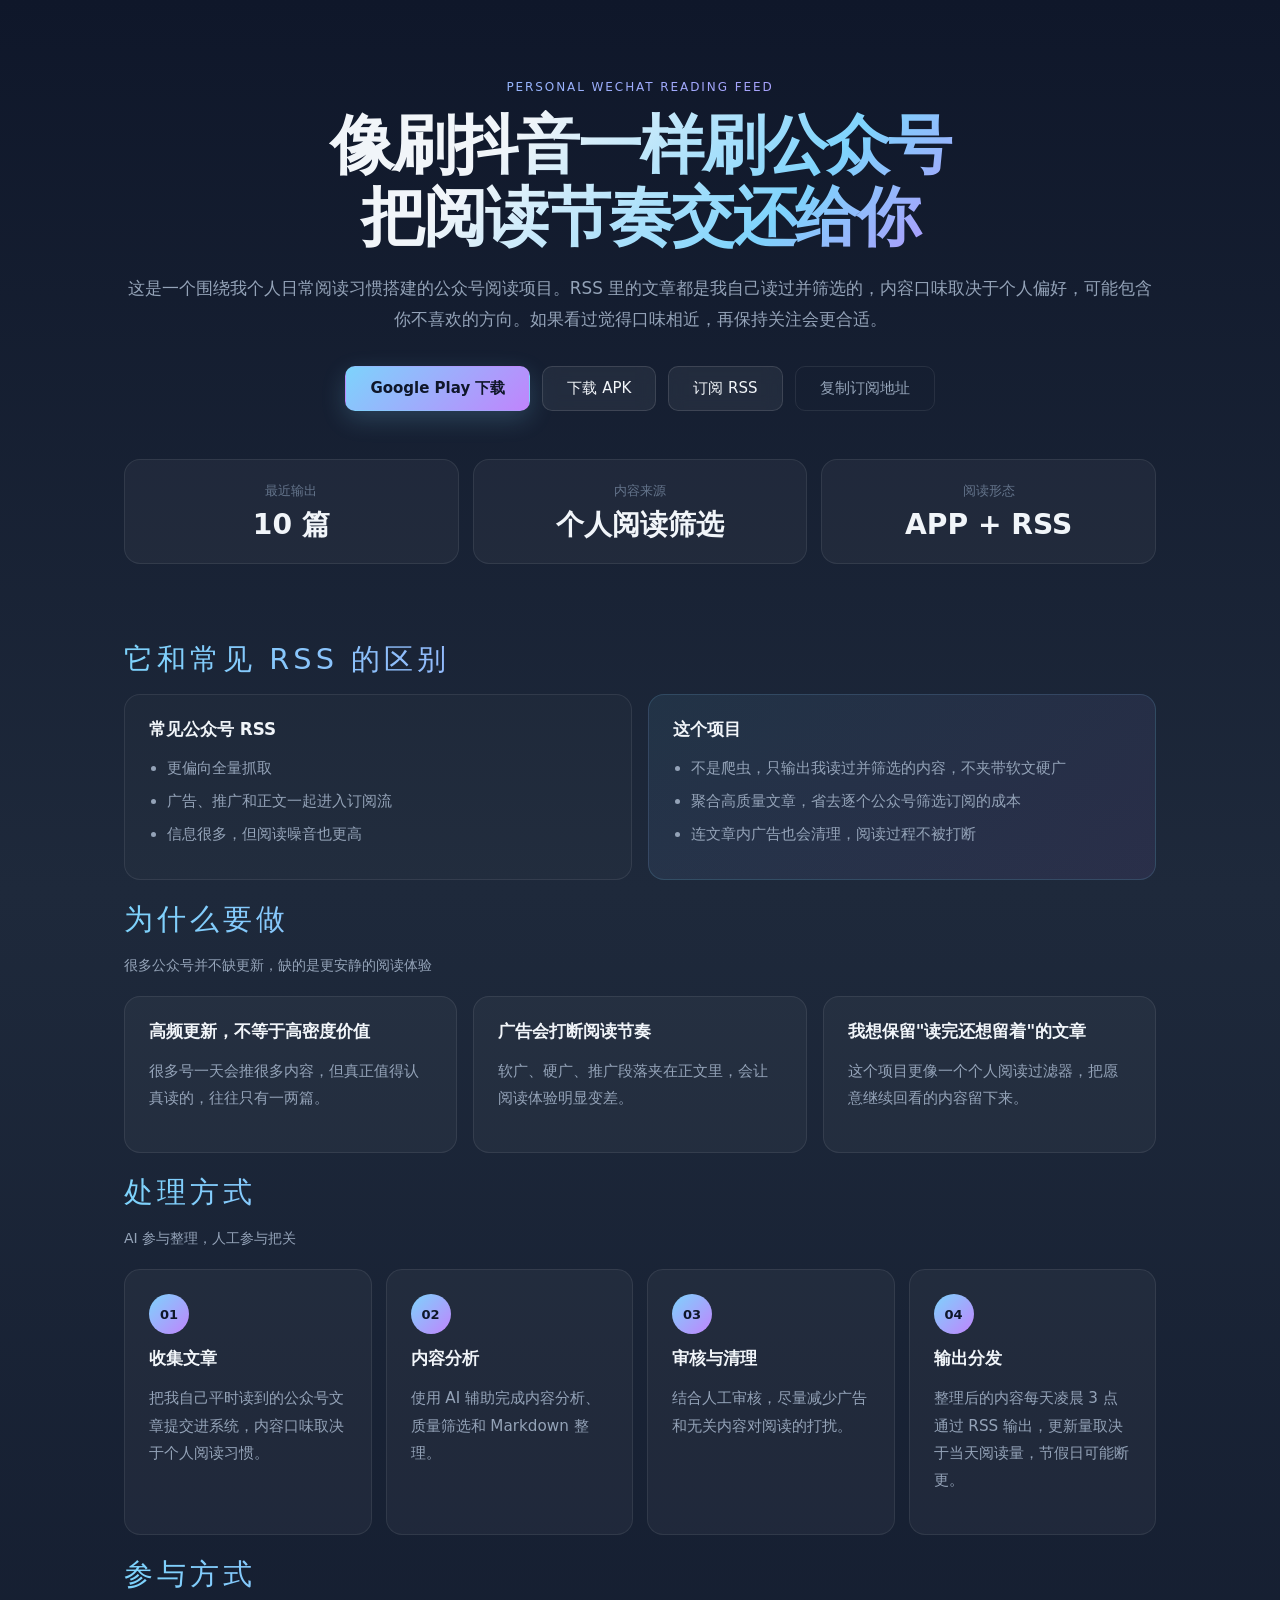
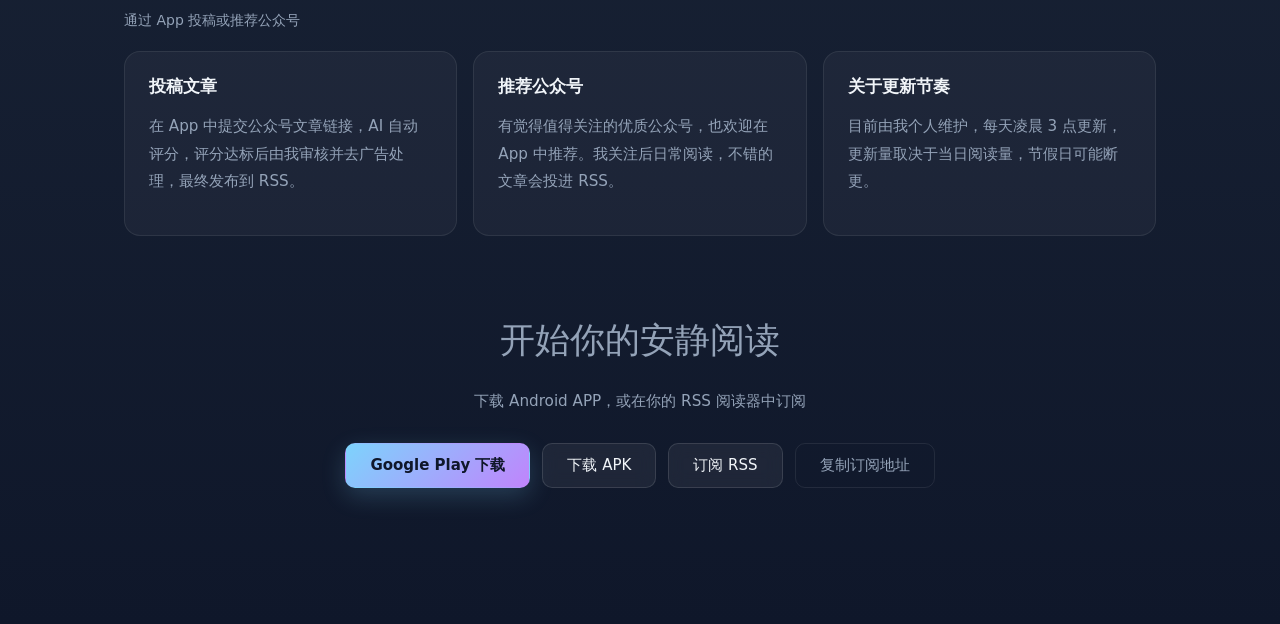
<file: index.html>
<!DOCTYPE html>
<html lang="zh-CN">
<head>
  <meta charset="UTF-8">
  <meta name="viewport" content="width=device-width, initial-scale=1.0">
  <meta name="description" content="像刷抖音一样刷公众号：一个围绕个人阅读习惯构建的公众号阅读项目，提供 Android APP 与 RSS 阅读流。">
  <meta name="theme-color" content="#0f172a">
  <title>公众号阅读</title>
  <link rel="stylesheet" href="assets/style.css">
</head>
<body>
  <div class="shell">
    <header class="hero">
      <p class="eyebrow">Personal WeChat Reading Feed</p>
      <h1>像刷抖音一样刷公众号<br>把阅读节奏交还给你</h1>
      <p class="hero__lead">
        这是一个围绕我个人日常阅读习惯搭建的公众号阅读项目。RSS 里的文章都是我自己读过并筛选的，内容口味取决于个人偏好，可能包含你不喜欢的方向。如果看过觉得口味相近，再保持关注会更合适。
      </p>
      <div class="hero__actions">
        <a class="button button--primary" href="https://play.google.com/store/apps/details?id=com.x6o4.wxareader&amp;hl=zh" target="_blank" rel="noopener">Google Play 下载</a>
        <div class="button-qrcode-wrap">
          <a class="button button--ghost" href="https://github.com/veesong/wxa-reader/releases/latest/download/wxa-reader-latest.apk" target="_blank" rel="noopener">下载 APK</a>
          <span class="button-qrcode" role="img" aria-label="Android APP 下载二维码">
            <img src="assets/qrcode.png" alt="Android APP 下载二维码">
          </span>
        </div>
        <a class="button button--ghost" href="http://wxa-reader.x6o4.com/feed.xml" target="_blank" rel="noopener">订阅 RSS</a>
        <button class="button button--outline" type="button" data-copy-feed data-copy-text="http://wxa-reader.x6o4.com/feed.xml">复制订阅地址</button>
      </div>
      <dl class="stats" aria-label="项目概览">
        <div><dt>最近输出</dt><dd>10 篇</dd></div>
        <div><dt>内容来源</dt><dd>个人阅读筛选</dd></div>
        <div><dt>阅读形态</dt><dd>APP + RSS</dd></div>
      </dl>
    </header>

    <main class="content">
      <!-- 对比 -->
      <section class="section">
        <p class="section-label">它和常见 RSS 的区别</p>
        <div class="compare">
          <article class="card card--muted">
            <h3>常见公众号 RSS</h3>
            <ul>
              <li>更偏向全量抓取</li>
              <li>广告、推广和正文一起进入订阅流</li>
              <li>信息很多，但阅读噪音也更高</li>
            </ul>
          </article>
          <article class="card card--highlight">
            <h3>这个项目</h3>
            <ul>
              <li>不是爬虫，只输出我读过并筛选的内容，不夹带软文硬广</li>
              <li>聚合高质量文章，省去逐个公众号筛选订阅的成本</li>
              <li>连文章内广告也会清理，阅读过程不被打断</li>
            </ul>
          </article>
        </div>
      </section>

      <!-- 原因 -->
      <section class="section">
        <p class="section-label">为什么要做</p>
        <h2>很多公众号并不缺更新，缺的是更安静的阅读体验</h2>
        <div class="reason-grid">
          <article class="card">
            <h3>高频更新，不等于高密度价值</h3>
            <p>很多号一天会推很多内容，但真正值得认真读的，往往只有一两篇。</p>
          </article>
          <article class="card">
            <h3>广告会打断阅读节奏</h3>
            <p>软广、硬广、推广段落夹在正文里，会让阅读体验明显变差。</p>
          </article>
          <article class="card">
            <h3>我想保留"读完还想留着"的文章</h3>
            <p>这个项目更像一个个人阅读过滤器，把愿意继续回看的内容留下来。</p>
          </article>
        </div>
      </section>

      <!-- 处理流程 -->
      <section class="section">
        <p class="section-label">处理方式</p>
        <h2>AI 参与整理，人工参与把关</h2>
        <div class="steps">
          <article class="card">
            <span class="step-num">01</span>
            <h3>收集文章</h3>
            <p>把我自己平时读到的公众号文章提交进系统，内容口味取决于个人阅读习惯。</p>
          </article>
          <article class="card">
            <span class="step-num">02</span>
            <h3>内容分析</h3>
            <p>使用 AI 辅助完成内容分析、质量筛选和 Markdown 整理。</p>
          </article>
          <article class="card">
            <span class="step-num">03</span>
            <h3>审核与清理</h3>
            <p>结合人工审核，尽量减少广告和无关内容对阅读的打扰。</p>
          </article>
          <article class="card">
            <span class="step-num">04</span>
            <h3>输出分发</h3>
            <p>整理后的内容每天凌晨 3 点通过 RSS 输出，更新量取决于当天阅读量，节假日可能断更。</p>
          </article>
        </div>
      </section>

      <!-- 投稿与推荐 -->
      <section class="section">
        <p class="section-label">参与方式</p>
        <h2>通过 App 投稿或推荐公众号</h2>
        <div class="reason-grid">
          <article class="card">
            <h3>投稿文章</h3>
            <p>在 App 中提交公众号文章链接，AI 自动评分，评分达标后由我审核并去广告处理，最终发布到 RSS。</p>
          </article>
          <article class="card">
            <h3>推荐公众号</h3>
            <p>有觉得值得关注的优质公众号，也欢迎在 App 中推荐。我关注后日常阅读，不错的文章会投进 RSS。</p>
          </article>
          <article class="card">
            <h3>关于更新节奏</h3>
            <p>目前由我个人维护，每天凌晨 3 点更新，更新量取决于当日阅读量，节假日可能断更。</p>
          </article>
        </div>
      </section>

      <!-- 底部 CTA -->
      <section class="section section--cta">
        <h2>开始你的安静阅读</h2>
        <p>下载 Android APP，或在你的 RSS 阅读器中订阅</p>
        <div class="cta-actions">
          <a class="button button--primary" href="https://play.google.com/store/apps/details?id=com.x6o4.wxareader&amp;hl=zh" target="_blank" rel="noopener">Google Play 下载</a>
          <div class="button-qrcode-wrap">
            <a class="button button--ghost" href="https://github.com/veesong/wxa-reader/releases/latest/download/wxa-reader-latest.apk" target="_blank" rel="noopener">下载 APK</a>
            <span class="button-qrcode" role="img" aria-label="Android APP 下载二维码">
              <img src="assets/qrcode.png" alt="Android APP 下载二维码">
            </span>
          </div>
          <a class="button button--ghost" href="http://wxa-reader.x6o4.com/feed.xml" target="_blank" rel="noopener">订阅 RSS</a>
          <button class="button button--outline" type="button" data-copy-feed data-copy-text="http://wxa-reader.x6o4.com/feed.xml">复制订阅地址</button>
        </div>
      </section>
    </main>
  </div>

  <script src="assets/app.js"></script>
</body>
</html>
</file>
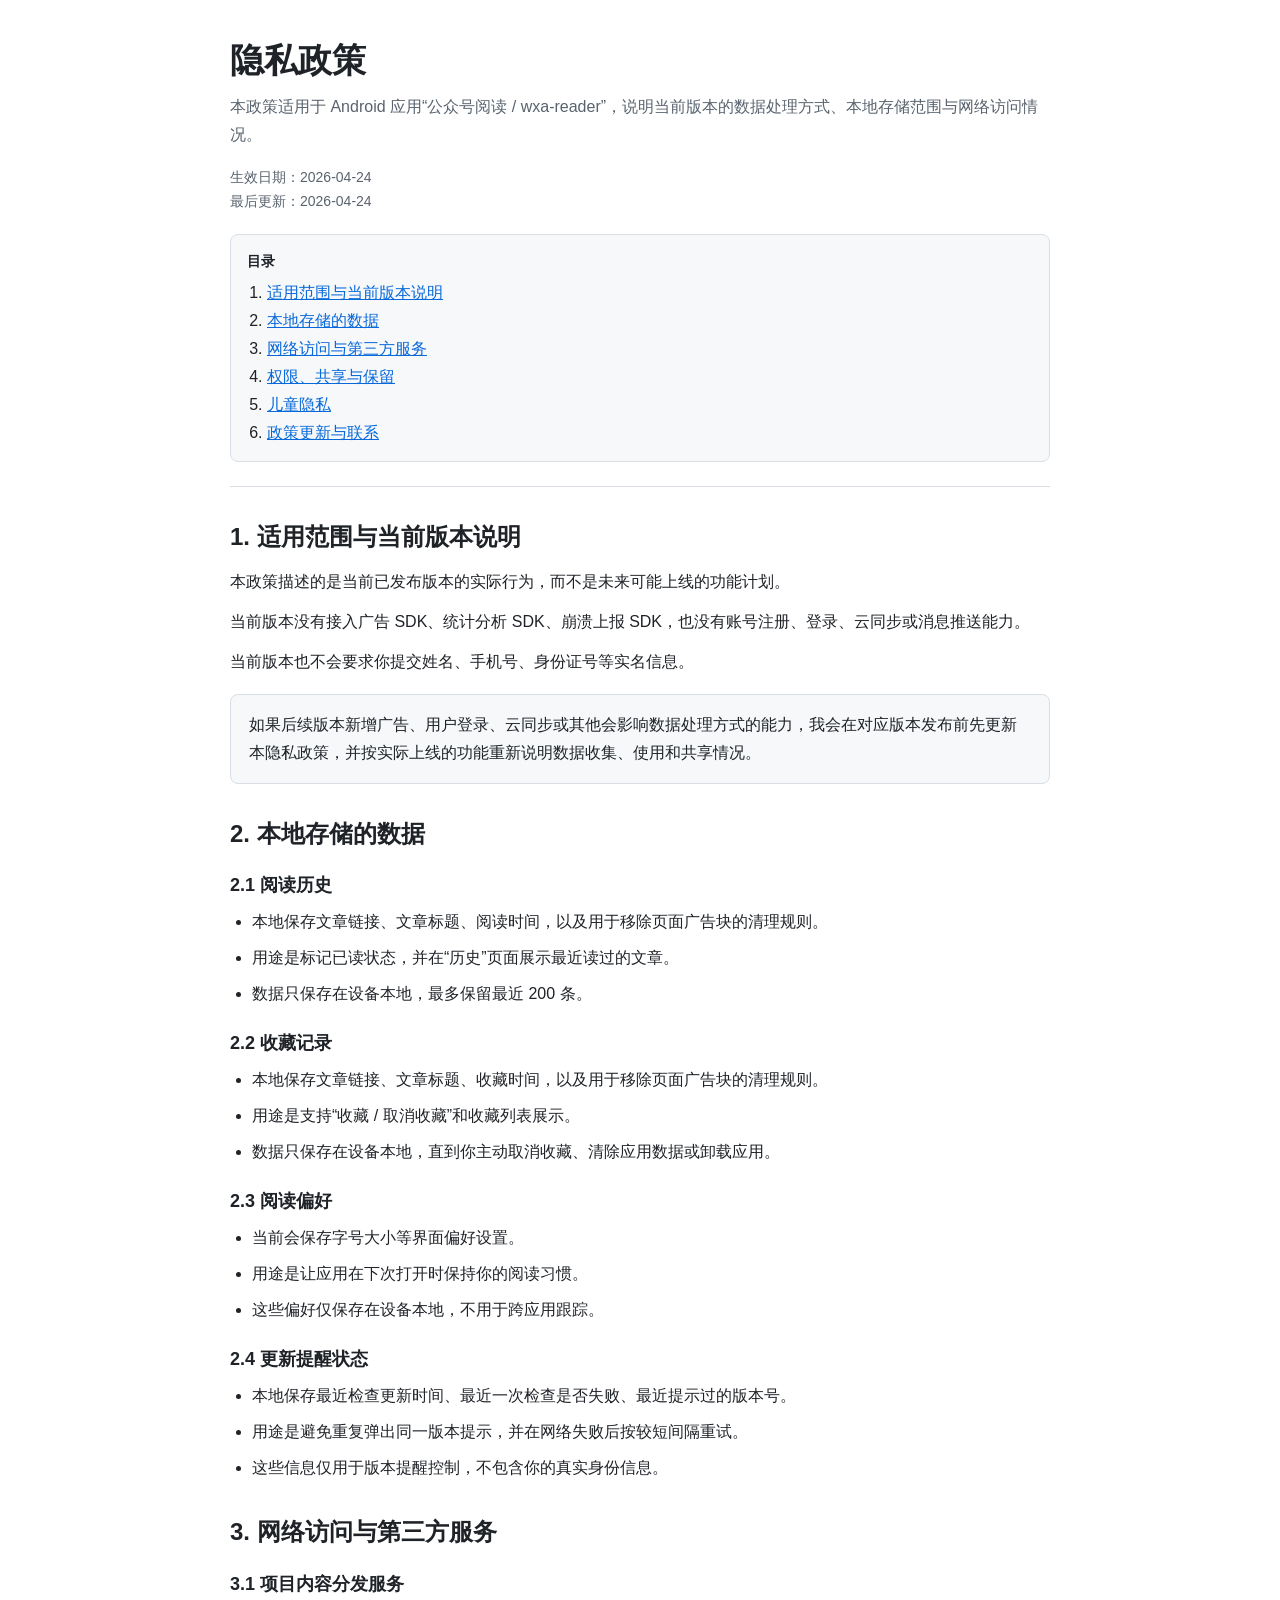
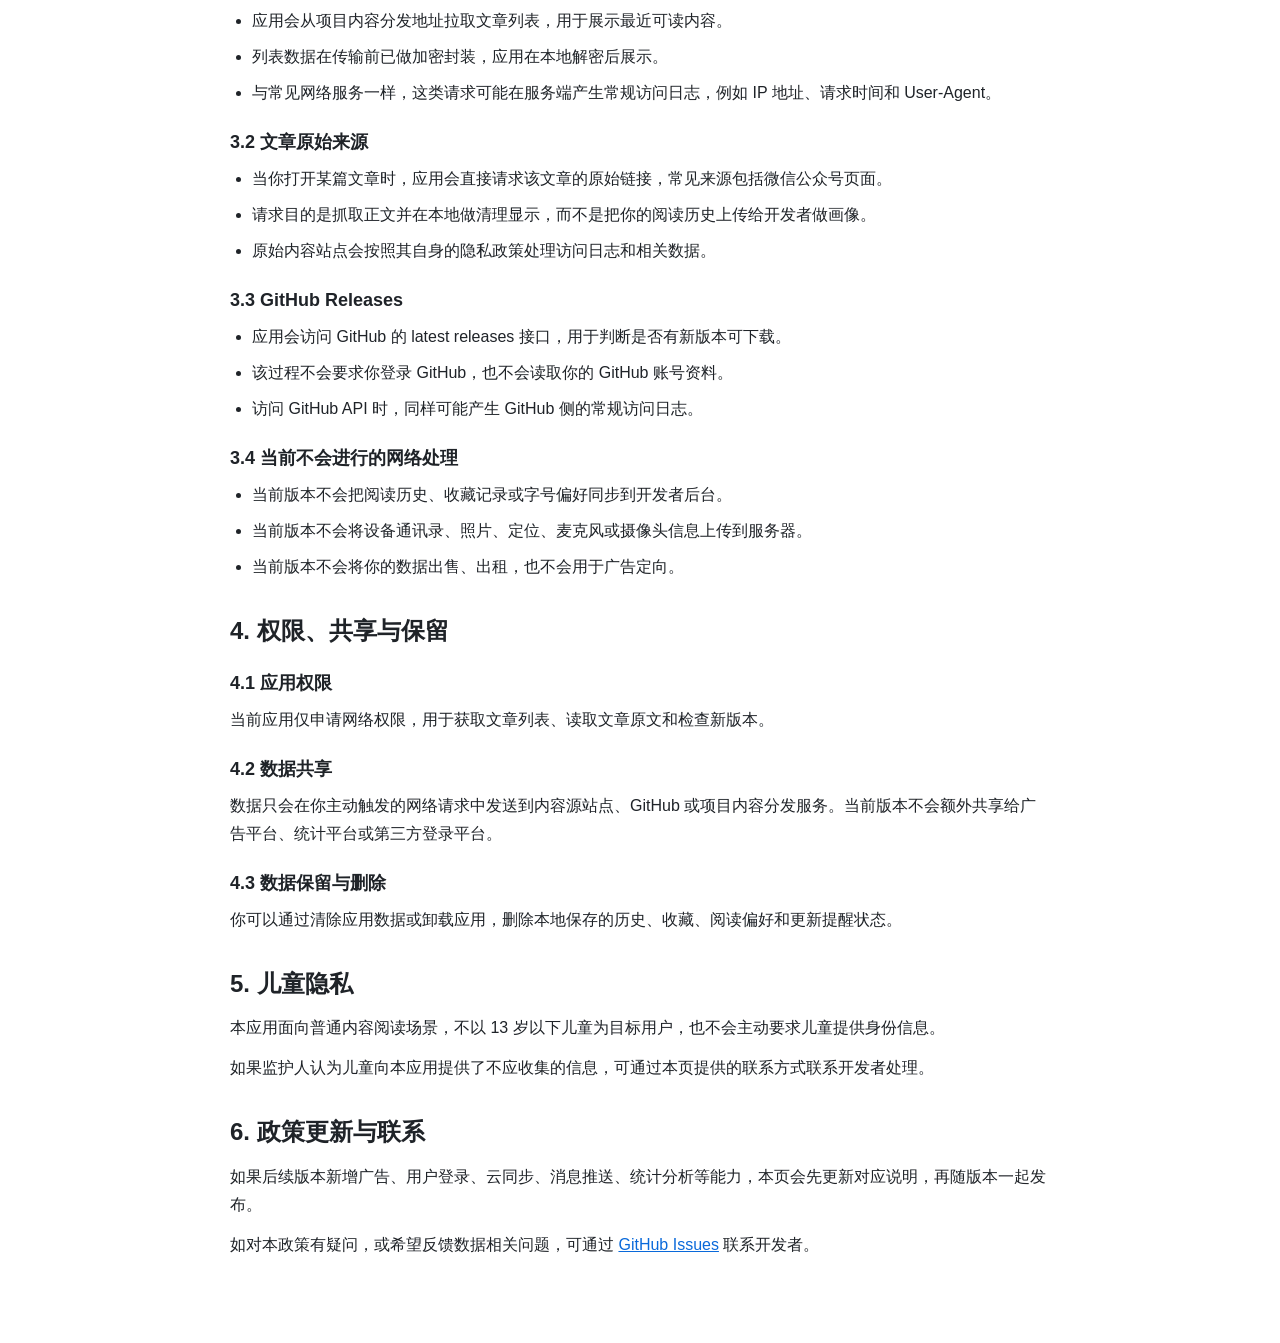
<file: privacy.html>
<!DOCTYPE html>
<html lang="zh-CN">
<head>
  <meta charset="UTF-8">
  <meta name="viewport" content="width=device-width, initial-scale=1.0">
  <meta name="description" content="wxa-reader Android 应用隐私政策，说明当前版本的数据处理方式、本地存储范围与网络访问。">
  <meta name="theme-color" content="#ffffff">
  <title>隐私政策 | 公众号阅读</title>
  <style>
    :root {
      color-scheme: light;
      --bg: #ffffff;
      --text: #1f2328;
      --muted: #59636e;
      --line: #d8dee4;
      --soft: #f6f8fa;
      --link: #0969da;
    }

    * {
      box-sizing: border-box;
    }

    body {
      margin: 0;
      background: var(--bg);
      color: var(--text);
      font: 16px/1.75 -apple-system, BlinkMacSystemFont, "Segoe UI", "PingFang SC", "Hiragino Sans GB", "Microsoft YaHei", sans-serif;
    }

    a {
      color: var(--link);
    }

    .document {
      max-width: 860px;
      margin: 0 auto;
      padding: 40px 20px 72px;
    }

    .document-header {
      padding-bottom: 24px;
      border-bottom: 1px solid var(--line);
    }

    .document-header h1 {
      margin: 0;
      font-size: 34px;
      line-height: 1.2;
    }

    .document-header p {
      margin: 12px 0 0;
      color: var(--muted);
    }

    .document-meta {
      margin-top: 16px;
      color: var(--muted);
      font-size: 14px;
    }

    .document-nav {
      margin-top: 20px;
      padding: 14px 16px;
      background: var(--soft);
      border: 1px solid var(--line);
      border-radius: 8px;
    }

    .document-nav strong {
      display: block;
      margin-bottom: 6px;
      font-size: 14px;
    }

    .document-nav ol {
      margin: 0;
      padding-left: 20px;
    }

    .document-section {
      margin-top: 34px;
    }

    .document-section h2 {
      margin: 0 0 14px;
      font-size: 24px;
      line-height: 1.35;
    }

    .document-section h3 {
      margin: 22px 0 10px;
      font-size: 18px;
      line-height: 1.45;
    }

    .document-section p {
      margin: 0 0 12px;
    }

    .document-section ul {
      margin: 10px 0 0;
      padding-left: 22px;
    }

    .document-section li {
      margin-bottom: 8px;
    }

    .callout {
      margin-top: 18px;
      padding: 16px 18px;
      background: var(--soft);
      border: 1px solid var(--line);
      border-radius: 8px;
    }

    .callout p:last-child {
      margin-bottom: 0;
    }

    @media (max-width: 640px) {
      .document {
        padding-top: 28px;
        padding-bottom: 56px;
      }

      .document-header h1 {
        font-size: 28px;
      }
    }
  </style>
</head>
<body>
  <main class="document">
    <header class="document-header">
      <h1>隐私政策</h1>
      <p>本政策适用于 Android 应用“公众号阅读 / wxa-reader”，说明当前版本的数据处理方式、本地存储范围与网络访问情况。</p>
      <div class="document-meta">
        生效日期：2026-04-24<br>
        最后更新：2026-04-24
      </div>
      <nav class="document-nav" aria-label="目录">
        <strong>目录</strong>
        <ol>
          <li><a href="#scope">适用范围与当前版本说明</a></li>
          <li><a href="#local-data">本地存储的数据</a></li>
          <li><a href="#network">网络访问与第三方服务</a></li>
          <li><a href="#permissions">权限、共享与保留</a></li>
          <li><a href="#children">儿童隐私</a></li>
          <li><a href="#updates">政策更新与联系</a></li>
        </ol>
      </nav>
    </header>

    <section class="document-section" id="scope">
      <h2>1. 适用范围与当前版本说明</h2>
      <p>本政策描述的是当前已发布版本的实际行为，而不是未来可能上线的功能计划。</p>
      <p>当前版本没有接入广告 SDK、统计分析 SDK、崩溃上报 SDK，也没有账号注册、登录、云同步或消息推送能力。</p>
      <p>当前版本也不会要求你提交姓名、手机号、身份证号等实名信息。</p>
      <div class="callout">
        <p>如果后续版本新增广告、用户登录、云同步或其他会影响数据处理方式的能力，我会在对应版本发布前先更新本隐私政策，并按实际上线的功能重新说明数据收集、使用和共享情况。</p>
      </div>
    </section>

    <section class="document-section" id="local-data">
      <h2>2. 本地存储的数据</h2>
      <h3>2.1 阅读历史</h3>
      <ul>
        <li>本地保存文章链接、文章标题、阅读时间，以及用于移除页面广告块的清理规则。</li>
        <li>用途是标记已读状态，并在“历史”页面展示最近读过的文章。</li>
        <li>数据只保存在设备本地，最多保留最近 200 条。</li>
      </ul>

      <h3>2.2 收藏记录</h3>
      <ul>
        <li>本地保存文章链接、文章标题、收藏时间，以及用于移除页面广告块的清理规则。</li>
        <li>用途是支持“收藏 / 取消收藏”和收藏列表展示。</li>
        <li>数据只保存在设备本地，直到你主动取消收藏、清除应用数据或卸载应用。</li>
      </ul>

      <h3>2.3 阅读偏好</h3>
      <ul>
        <li>当前会保存字号大小等界面偏好设置。</li>
        <li>用途是让应用在下次打开时保持你的阅读习惯。</li>
        <li>这些偏好仅保存在设备本地，不用于跨应用跟踪。</li>
      </ul>

      <h3>2.4 更新提醒状态</h3>
      <ul>
        <li>本地保存最近检查更新时间、最近一次检查是否失败、最近提示过的版本号。</li>
        <li>用途是避免重复弹出同一版本提示，并在网络失败后按较短间隔重试。</li>
        <li>这些信息仅用于版本提醒控制，不包含你的真实身份信息。</li>
      </ul>
    </section>

    <section class="document-section" id="network">
      <h2>3. 网络访问与第三方服务</h2>
      <h3>3.1 项目内容分发服务</h3>
      <ul>
        <li>应用会从项目内容分发地址拉取文章列表，用于展示最近可读内容。</li>
        <li>列表数据在传输前已做加密封装，应用在本地解密后展示。</li>
        <li>与常见网络服务一样，这类请求可能在服务端产生常规访问日志，例如 IP 地址、请求时间和 User-Agent。</li>
      </ul>

      <h3>3.2 文章原始来源</h3>
      <ul>
        <li>当你打开某篇文章时，应用会直接请求该文章的原始链接，常见来源包括微信公众号页面。</li>
        <li>请求目的是抓取正文并在本地做清理显示，而不是把你的阅读历史上传给开发者做画像。</li>
        <li>原始内容站点会按照其自身的隐私政策处理访问日志和相关数据。</li>
      </ul>

      <h3>3.3 GitHub Releases</h3>
      <ul>
        <li>应用会访问 GitHub 的 latest releases 接口，用于判断是否有新版本可下载。</li>
        <li>该过程不会要求你登录 GitHub，也不会读取你的 GitHub 账号资料。</li>
        <li>访问 GitHub API 时，同样可能产生 GitHub 侧的常规访问日志。</li>
      </ul>

      <h3>3.4 当前不会进行的网络处理</h3>
      <ul>
        <li>当前版本不会把阅读历史、收藏记录或字号偏好同步到开发者后台。</li>
        <li>当前版本不会将设备通讯录、照片、定位、麦克风或摄像头信息上传到服务器。</li>
        <li>当前版本不会将你的数据出售、出租，也不会用于广告定向。</li>
      </ul>
    </section>

    <section class="document-section" id="permissions">
      <h2>4. 权限、共享与保留</h2>
      <h3>4.1 应用权限</h3>
      <p>当前应用仅申请网络权限，用于获取文章列表、读取文章原文和检查新版本。</p>

      <h3>4.2 数据共享</h3>
      <p>数据只会在你主动触发的网络请求中发送到内容源站点、GitHub 或项目内容分发服务。当前版本不会额外共享给广告平台、统计平台或第三方登录平台。</p>

      <h3>4.3 数据保留与删除</h3>
      <p>你可以通过清除应用数据或卸载应用，删除本地保存的历史、收藏、阅读偏好和更新提醒状态。</p>
    </section>

    <section class="document-section" id="children">
      <h2>5. 儿童隐私</h2>
      <p>本应用面向普通内容阅读场景，不以 13 岁以下儿童为目标用户，也不会主动要求儿童提供身份信息。</p>
      <p>如果监护人认为儿童向本应用提供了不应收集的信息，可通过本页提供的联系方式联系开发者处理。</p>
    </section>

    <section class="document-section" id="updates">
      <h2>6. 政策更新与联系</h2>
      <p>如果后续版本新增广告、用户登录、云同步、消息推送、统计分析等能力，本页会先更新对应说明，再随版本一起发布。</p>
      <p>如对本政策有疑问，或希望反馈数据相关问题，可通过 <a href="https://github.com/veesong/wxa-reader/issues" target="_blank" rel="noopener">GitHub Issues</a> 联系开发者。</p>
    </section>
  </main>
</body>
</html>
</file>
<file: assets/style.css>
:root {
  --bg-start: #0f172a;
  --bg-mid: #1e293b;
  --bg-end: #0f172a;
  --surface: rgba(255, 255, 255, 0.04);
  --border: rgba(255, 255, 255, 0.08);
  --border-light: rgba(255, 255, 255, 0.12);
  --ink: #f1f5f9;
  --ink-soft: #94a3b8;
  --ink-muted: #64748b;
  --accent-from: #7dd3fc;
  --accent-to: #c084fc;
  --radius: 16px;
  --content-width: 1080px;
  --font: system-ui, -apple-system, "Segoe UI", Roboto, sans-serif;
}

* { box-sizing: border-box; }
html { scroll-behavior: smooth; }

body {
  margin: 0;
  color: var(--ink);
  background: linear-gradient(180deg, var(--bg-start) 0%, var(--bg-mid) 40%, var(--bg-end) 100%);
  font-family: var(--font);
  -webkit-font-smoothing: antialiased;
}

a { color: inherit; text-decoration: none; }

/* ── Shell：统一宽度容器 ──────────────── */

.shell {
  max-width: var(--content-width);
  margin: 0 auto;
  padding: 0 24px;
  overflow: hidden;
}

/* ── Hero ─────────────────────────────── */

.hero {
  padding: 80px 0 48px;
  text-align: center;
}

.eyebrow {
  margin: 0 0 16px;
  font-size: 12px;
  letter-spacing: 0.16em;
  text-transform: uppercase;
  background: linear-gradient(90deg, var(--accent-from), var(--accent-to));
  -webkit-background-clip: text;
  -webkit-text-fill-color: transparent;
  background-clip: text;
}

.hero h1 {
  margin: 0 auto;
  max-width: 720px;
  font-size: clamp(2.4rem, 5vw, 4.2rem);
  font-weight: 700;
  line-height: 1.12;
  letter-spacing: -0.03em;
  background: linear-gradient(135deg, #f1f5f9 30%, var(--accent-from) 70%, var(--accent-to));
  -webkit-background-clip: text;
  -webkit-text-fill-color: transparent;
  background-clip: text;
}

.hero__lead {
  margin: 20px auto 0;
  font-size: 1.05rem;
  line-height: 1.8;
  color: var(--ink-soft);
}

/* ── Buttons ──────────────────────────── */

.hero__actions {
  display: flex;
  flex-wrap: wrap;
  justify-content: center;
  gap: 12px;
  margin-top: 32px;
}

.button {
  appearance: none;
  border: 1px solid transparent;
  border-radius: 10px;
  padding: 12px 24px;
  font-family: var(--font);
  font-size: 15px;
  font-weight: 500;
  text-decoration: none;
  cursor: pointer;
  transition: transform 0.18s ease, box-shadow 0.18s ease, background 0.18s ease;
}

.button:hover { transform: translateY(-1px); }

.button--primary {
  color: #0f172a;
  background: linear-gradient(135deg, var(--accent-from), var(--accent-to));
  box-shadow: 0 8px 24px rgba(125, 211, 252, 0.2);
  font-weight: 600;
}

.button--primary:hover {
  box-shadow: 0 12px 32px rgba(125, 211, 252, 0.3);
}

.button--ghost {
  color: var(--ink);
  background: rgba(255, 255, 255, 0.06);
  border-color: var(--border-light);
  backdrop-filter: blur(8px);
}

.button--ghost:hover { background: rgba(255, 255, 255, 0.1); }

.button--outline {
  color: var(--ink-soft);
  background: transparent;
  border-color: var(--border);
}

.button--outline:hover { color: var(--ink); border-color: var(--border-light); }

/* 二维码弹窗 */
.button-qrcode-wrap {
  position: relative;
  display: inline-flex;
  align-items: center;
}

.button-qrcode {
  position: absolute;
  left: 50%;
  bottom: calc(100% + 14px);
  width: 170px;
  padding: 8px;
  border-radius: 14px;
  background: rgba(255, 252, 246, 0.96);
  border: 1px solid rgba(255, 255, 255, 0.15);
  box-shadow: 0 16px 40px rgba(0, 0, 0, 0.5);
  opacity: 0;
  visibility: hidden;
  transform: translate(-50%, 8px);
  transition: opacity 0.18s ease, transform 0.18s ease, visibility 0.18s ease;
  z-index: 4;
  pointer-events: none;
}

.button-qrcode img {
  display: block;
  width: 100%;
  height: auto;
  border-radius: 10px;
}

@media (hover: hover) and (pointer: fine) {
  .button-qrcode-wrap:hover .button-qrcode,
  .button-qrcode-wrap:focus-within .button-qrcode {
    opacity: 1;
    visibility: visible;
    transform: translate(-50%, 0);
  }
}

/* ── Stats ─────────────────────────────── */

.stats {
  display: grid;
  grid-template-columns: repeat(3, minmax(0, 1fr));
  gap: 14px;
  margin: 48px 0 0;
}

.stats div {
  border-radius: var(--radius);
  padding: 22px 24px;
  background: var(--surface);
  border: 1px solid var(--border);
}

.stats dt {
  margin: 0;
  font-size: 13px;
  color: var(--ink-muted);
}

.stats dd {
  margin: 10px 0 0;
  font-size: clamp(1.4rem, 2.2vw, 2rem);
  font-weight: 600;
  line-height: 1.1;
}

/* ── Content sections ─────────────────── */

.content {
  padding: 8px 0 80px;
}

.section {
  margin-top: 20px;
}

.section-label {
  margin: 0 0 14px;
  font-size: clamp(1.4rem, 2.5vw, 1.8rem);
  letter-spacing: 0.14em;
  text-transform: uppercase;
  background: linear-gradient(90deg, var(--accent-from), var(--accent-to));
  -webkit-background-clip: text;
  -webkit-text-fill-color: transparent;
  background-clip: text;
}

.section h2 {
  margin: 0 0 20px;
  font-size: 14px;
  font-weight: 400;
  line-height: 1.6;
  color: var(--ink-soft);
}

.section h3 {
  margin: 0;
  font-size: 1.05rem;
  font-weight: 600;
  line-height: 1.3;
}

.section p:not(.section-label),
.card li {
  font-size: 0.95rem;
  line-height: 1.8;
  color: var(--ink-soft);
}

/* ── Card（统一一层） ─────────────────── */

.card {
  border-radius: var(--radius);
  padding: 24px;
  background: var(--surface);
  border: 1px solid var(--border);
}

.card--muted {
  background: rgba(255, 255, 255, 0.02);
}

.card--highlight {
  background: linear-gradient(135deg, rgba(125, 211, 252, 0.08), rgba(192, 132, 252, 0.08));
  border-color: rgba(125, 211, 252, 0.15);
}

.card ul {
  margin: 14px 0 0;
  padding-left: 18px;
}

.card li { margin-bottom: 6px; }

/* ── Compare ───────────────────────────── */

.compare {
  display: grid;
  grid-template-columns: repeat(2, minmax(0, 1fr));
  gap: 16px;
}

/* ── Reason grid ───────────────────────── */

.reason-grid {
  display: grid;
  grid-template-columns: repeat(3, minmax(0, 1fr));
  gap: 16px;
  margin-top: 20px;
}

/* ── Steps ─────────────────────────────── */

.steps {
  display: grid;
  grid-template-columns: repeat(4, minmax(0, 1fr));
  gap: 14px;
  margin-top: 20px;
}

.step-num {
  display: inline-flex;
  align-items: center;
  justify-content: center;
  width: 40px;
  height: 40px;
  border-radius: 50%;
  margin-bottom: 14px;
  font-size: 13px;
  font-weight: 600;
  color: #0f172a;
  background: linear-gradient(135deg, var(--accent-from), var(--accent-to));
}

/* ── Bottom CTA ────────────────────────── */

.section--cta {
  text-align: center;
  padding: 56px 0;
}

.section--cta h2 {
  font-size: clamp(1.6rem, 3vw, 2.2rem);
}

.section--cta > p {
  margin: 12px 0 0;
  font-size: 1.05rem;
}

.cta-actions {
  display: flex;
  flex-wrap: wrap;
  justify-content: center;
  gap: 12px;
  margin-top: 28px;
}

/* ── Toast ──────────────────────────────── */

.toast {
  position: fixed;
  right: 20px;
  bottom: 20px;
  max-width: calc(100vw - 40px);
  padding: 12px 16px;
  border-radius: 10px;
  color: #e2e8f0;
  background: rgba(30, 41, 59, 0.95);
  border: 1px solid var(--border-light);
  box-shadow: 0 8px 24px rgba(0, 0, 0, 0.4);
  font-family: var(--font);
  font-size: 14px;
  backdrop-filter: blur(8px);
  opacity: 0;
  transform: translateY(12px);
  pointer-events: none;
  transition: opacity 0.2s ease, transform 0.2s ease;
}

.toast.is-visible {
  opacity: 1;
  transform: translateY(0);
}

/* ── Responsive ────────────────────────── */

@media (max-width: 980px) {
  .compare,
  .reason-grid,
  .steps,
  .stats {
    grid-template-columns: 1fr;
  }

  .hero { padding-top: 56px; }
}

@media (max-width: 640px) {
  .shell { padding: 0 16px; }

  .card { padding: 20px; }

  .stats div { padding: 18px; }

  .button {
    width: 100%;
    text-align: center;
  }

  .button-qrcode-wrap { width: 100%; }

  .cta-actions {
    flex-direction: column;
    align-items: stretch;
  }
}
</file>
